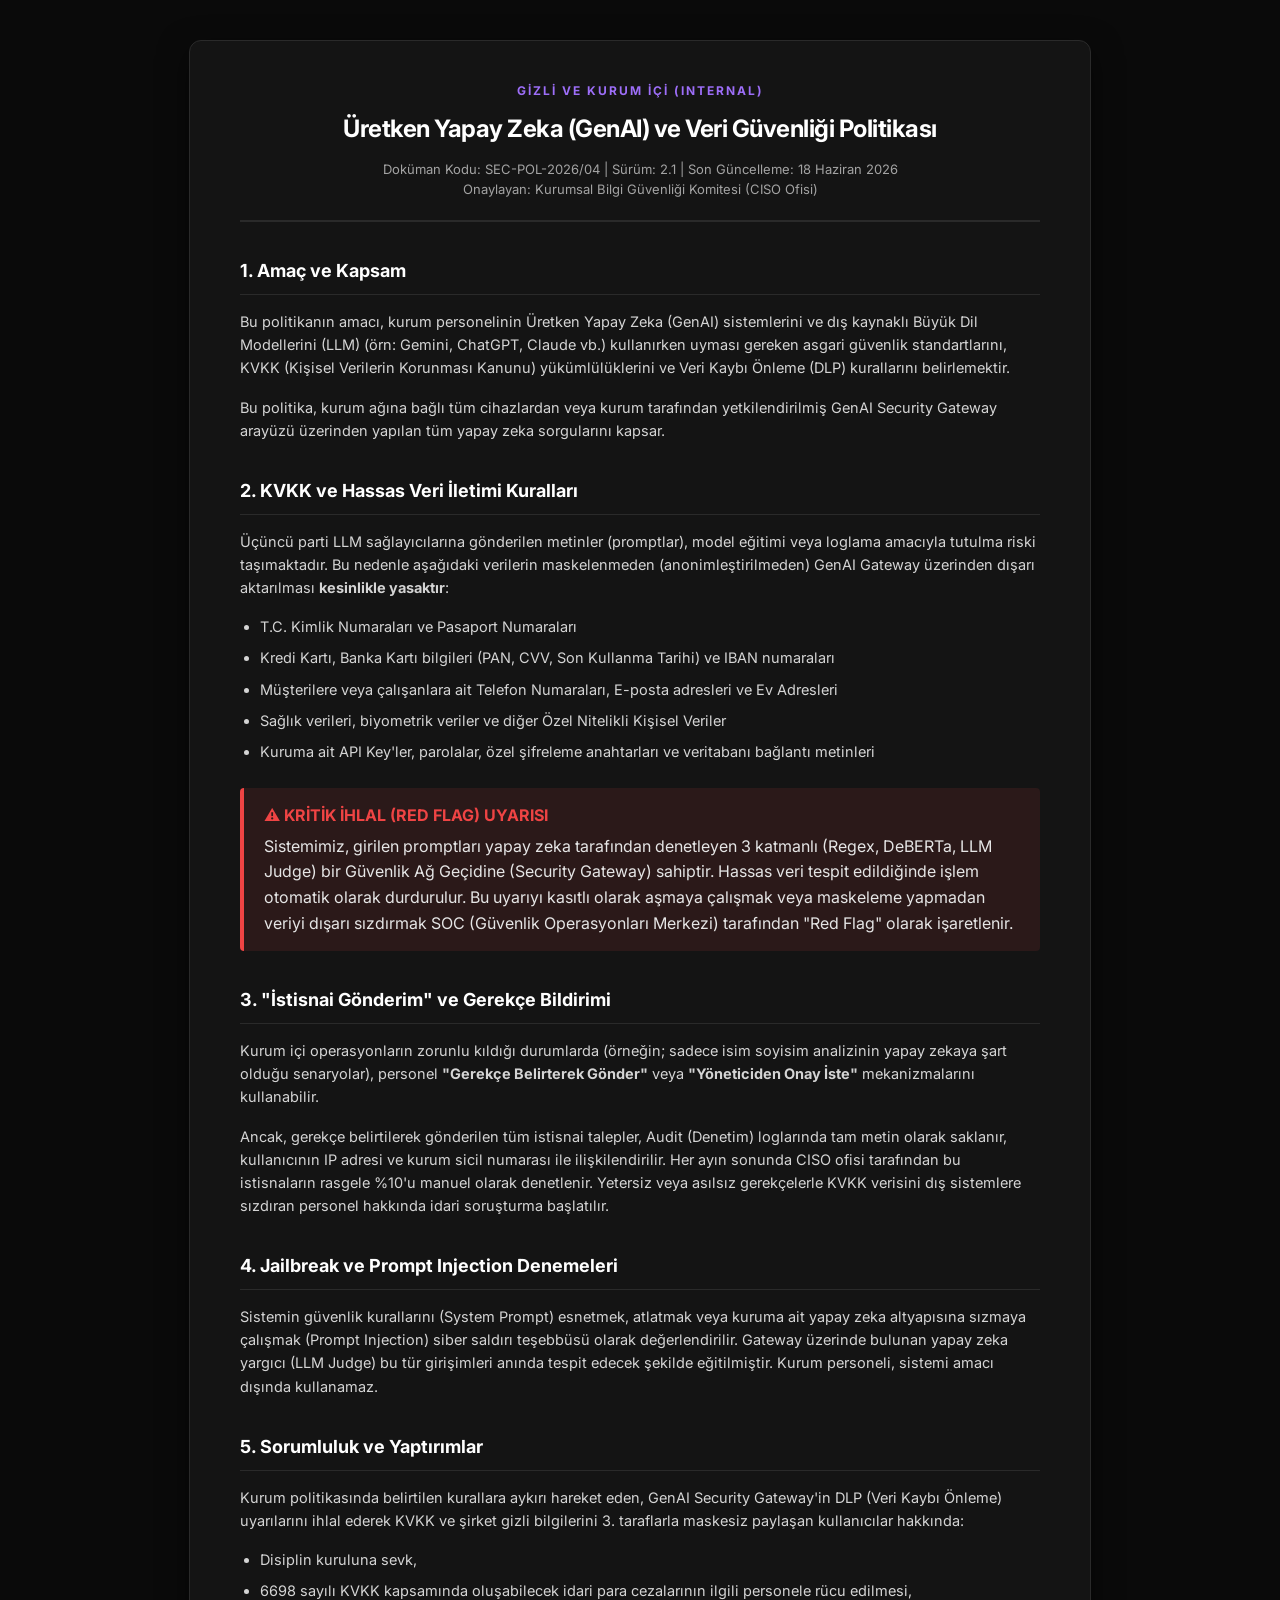
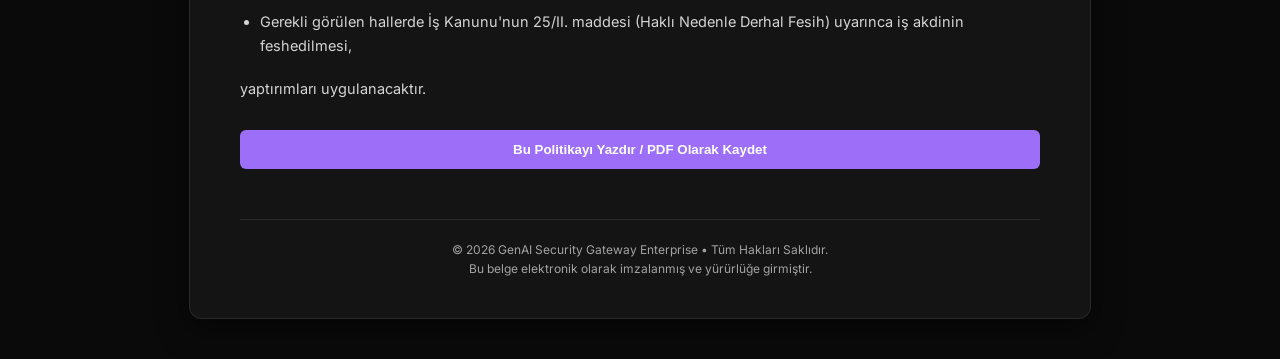
<file: frontend/policy.html>
<!DOCTYPE html>
<html lang="tr">
<head>
    <meta charset="UTF-8">
    <meta name="viewport" content="width=device-width, initial-scale=1.0">
    <title>GenAI Security Gateway - Kurum Güvenlik ve Kullanım Politikası</title>
    <link href="https://fonts.googleapis.com/css2?family=Inter:wght@300;400;500;600;700&display=swap" rel="stylesheet">
    <style>
        :root {
            --bg: #0A0A0A;
            --surface: #141414;
            --border: #2A2A2A;
            --text-main: #E5E5E5;
            --text-muted: #A3A3A3;
            --primary: #9D6EF8;
            --danger: #EF4444;
        }

        body {
            font-family: 'Inter', sans-serif;
            background-color: var(--bg);
            color: var(--text-main);
            line-height: 1.6;
            margin: 0;
            padding: 0;
        }

        .container {
            max-width: 800px;
            margin: 40px auto;
            background: var(--surface);
            border: 1px solid var(--border);
            border-radius: 12px;
            padding: 40px 50px;
            box-shadow: 0 10px 30px rgba(0,0,0,0.5);
        }

        .header {
            text-align: center;
            border-bottom: 2px solid var(--border);
            padding-bottom: 20px;
            margin-bottom: 30px;
        }

        .header h1 {
            color: #FFFFFF;
            font-size: 24px;
            margin: 0 0 10px 0;
            letter-spacing: -0.5px;
        }

        .header .meta {
            color: var(--text-muted);
            font-size: 13px;
        }

        .official-seal {
            color: var(--primary);
            font-size: 12px;
            text-transform: uppercase;
            letter-spacing: 2px;
            font-weight: 700;
            margin-bottom: 10px;
            display: block;
        }

        h2 {
            color: #FFFFFF;
            font-size: 18px;
            margin-top: 35px;
            margin-bottom: 15px;
            padding-bottom: 8px;
            border-bottom: 1px solid var(--border);
        }

        p {
            margin-bottom: 16px;
            font-size: 14.5px;
            color: #D4D4D4;
        }

        ul {
            margin-bottom: 20px;
            padding-left: 20px;
        }

        li {
            font-size: 14.5px;
            margin-bottom: 8px;
            color: #D4D4D4;
        }

        .warning-box {
            background: rgba(239, 68, 68, 0.1);
            border-left: 4px solid var(--danger);
            padding: 15px 20px;
            margin: 25px 0;
            border-radius: 4px;
        }

        .warning-box strong {
            color: var(--danger);
            display: block;
            margin-bottom: 5px;
        }

        .footer {
            margin-top: 50px;
            padding-top: 20px;
            border-top: 1px solid var(--border);
            font-size: 12px;
            color: var(--text-muted);
            text-align: center;
        }

        .print-btn {
            display: block;
            width: 100%;
            text-align: center;
            margin-top: 30px;
            padding: 12px;
            background: var(--primary);
            color: white;
            border: none;
            border-radius: 6px;
            font-weight: 600;
            cursor: pointer;
            transition: opacity 0.2s;
        }

        .print-btn:hover {
            opacity: 0.9;
        }

        @media print {
            body { background: white; color: black; }
            .container { box-shadow: none; border: none; padding: 0; margin: 0; max-width: 100%; }
            .print-btn { display: none; }
            h1, h2, .official-seal, strong { color: black !important; }
            p, li, .meta { color: #333 !important; }
            .warning-box { border-left: 4px solid black; background: #f5f5f5; }
        }
    </style>
</head>
<body>

<div class="container">
    <div class="header">
        <span class="official-seal">GİZLİ VE KURUM İÇİ (INTERNAL)</span>
        <h1>Üretken Yapay Zeka (GenAI) ve Veri Güvenliği Politikası</h1>
        <div class="meta">
            Doküman Kodu: SEC-POL-2026/04 | Sürüm: 2.1 | Son Güncelleme: 18 Haziran 2026<br>
            Onaylayan: Kurumsal Bilgi Güvenliği Komitesi (CISO Ofisi)
        </div>
    </div>

    <h2>1. Amaç ve Kapsam</h2>
    <p>Bu politikanın amacı, kurum personelinin Üretken Yapay Zeka (GenAI) sistemlerini ve dış kaynaklı Büyük Dil Modellerini (LLM) (örn: Gemini, ChatGPT, Claude vb.) kullanırken uyması gereken asgari güvenlik standartlarını, KVKK (Kişisel Verilerin Korunması Kanunu) yükümlülüklerini ve Veri Kaybı Önleme (DLP) kurallarını belirlemektir.</p>
    <p>Bu politika, kurum ağına bağlı tüm cihazlardan veya kurum tarafından yetkilendirilmiş GenAI Security Gateway arayüzü üzerinden yapılan tüm yapay zeka sorgularını kapsar.</p>

    <h2>2. KVKK ve Hassas Veri İletimi Kuralları</h2>
    <p>Üçüncü parti LLM sağlayıcılarına gönderilen metinler (promptlar), model eğitimi veya loglama amacıyla tutulma riski taşımaktadır. Bu nedenle aşağıdaki verilerin maskelenmeden (anonimleştirilmeden) GenAI Gateway üzerinden dışarı aktarılması <strong>kesinlikle yasaktır</strong>:</p>
    <ul>
        <li>T.C. Kimlik Numaraları ve Pasaport Numaraları</li>
        <li>Kredi Kartı, Banka Kartı bilgileri (PAN, CVV, Son Kullanma Tarihi) ve IBAN numaraları</li>
        <li>Müşterilere veya çalışanlara ait Telefon Numaraları, E-posta adresleri ve Ev Adresleri</li>
        <li>Sağlık verileri, biyometrik veriler ve diğer Özel Nitelikli Kişisel Veriler</li>
        <li>Kuruma ait API Key'ler, parolalar, özel şifreleme anahtarları ve veritabanı bağlantı metinleri</li>
    </ul>

    <div class="warning-box">
        <strong>⚠️ KRİTİK İHLAL (RED FLAG) UYARISI</strong>
        Sistemimiz, girilen promptları yapay zeka tarafından denetleyen 3 katmanlı (Regex, DeBERTa, LLM Judge) bir Güvenlik Ağ Geçidine (Security Gateway) sahiptir. Hassas veri tespit edildiğinde işlem otomatik olarak durdurulur. Bu uyarıyı kasıtlı olarak aşmaya çalışmak veya maskeleme yapmadan veriyi dışarı sızdırmak SOC (Güvenlik Operasyonları Merkezi) tarafından "Red Flag" olarak işaretlenir.
    </div>

    <h2>3. "İstisnai Gönderim" ve Gerekçe Bildirimi</h2>
    <p>Kurum içi operasyonların zorunlu kıldığı durumlarda (örneğin; sadece isim soyisim analizinin yapay zekaya şart olduğu senaryolar), personel <strong>"Gerekçe Belirterek Gönder"</strong> veya <strong>"Yöneticiden Onay İste"</strong> mekanizmalarını kullanabilir.</p>
    <p>Ancak, gerekçe belirtilerek gönderilen tüm istisnai talepler, Audit (Denetim) loglarında tam metin olarak saklanır, kullanıcının IP adresi ve kurum sicil numarası ile ilişkilendirilir. Her ayın sonunda CISO ofisi tarafından bu istisnaların rasgele %10'u manuel olarak denetlenir. Yetersiz veya asılsız gerekçelerle KVKK verisini dış sistemlere sızdıran personel hakkında idari soruşturma başlatılır.</p>

    <h2>4. Jailbreak ve Prompt Injection Denemeleri</h2>
    <p>Sistemin güvenlik kurallarını (System Prompt) esnetmek, atlatmak veya kuruma ait yapay zeka altyapısına sızmaya çalışmak (Prompt Injection) siber saldırı teşebbüsü olarak değerlendirilir. Gateway üzerinde bulunan yapay zeka yargıcı (LLM Judge) bu tür girişimleri anında tespit edecek şekilde eğitilmiştir. Kurum personeli, sistemi amacı dışında kullanamaz.</p>

    <h2>5. Sorumluluk ve Yaptırımlar</h2>
    <p>Kurum politikasında belirtilen kurallara aykırı hareket eden, GenAI Security Gateway'in DLP (Veri Kaybı Önleme) uyarılarını ihlal ederek KVKK ve şirket gizli bilgilerini 3. taraflarla maskesiz paylaşan kullanıcılar hakkında:</p>
    <ul>
        <li>Disiplin kuruluna sevk,</li>
        <li>6698 sayılı KVKK kapsamında oluşabilecek idari para cezalarının ilgili personele rücu edilmesi,</li>
        <li>Gerekli görülen hallerde İş Kanunu'nun 25/II. maddesi (Haklı Nedenle Derhal Fesih) uyarınca iş akdinin feshedilmesi,</li>
    </ul>
    <p>yaptırımları uygulanacaktır.</p>

    <button class="print-btn" onclick="window.print()">Bu Politikayı Yazdır / PDF Olarak Kaydet</button>

    <div class="footer">
        © 2026 GenAI Security Gateway Enterprise • Tüm Hakları Saklıdır.<br>
        Bu belge elektronik olarak imzalanmış ve yürürlüğe girmiştir.
    </div>
</div>

</body>
</html>
</file>
